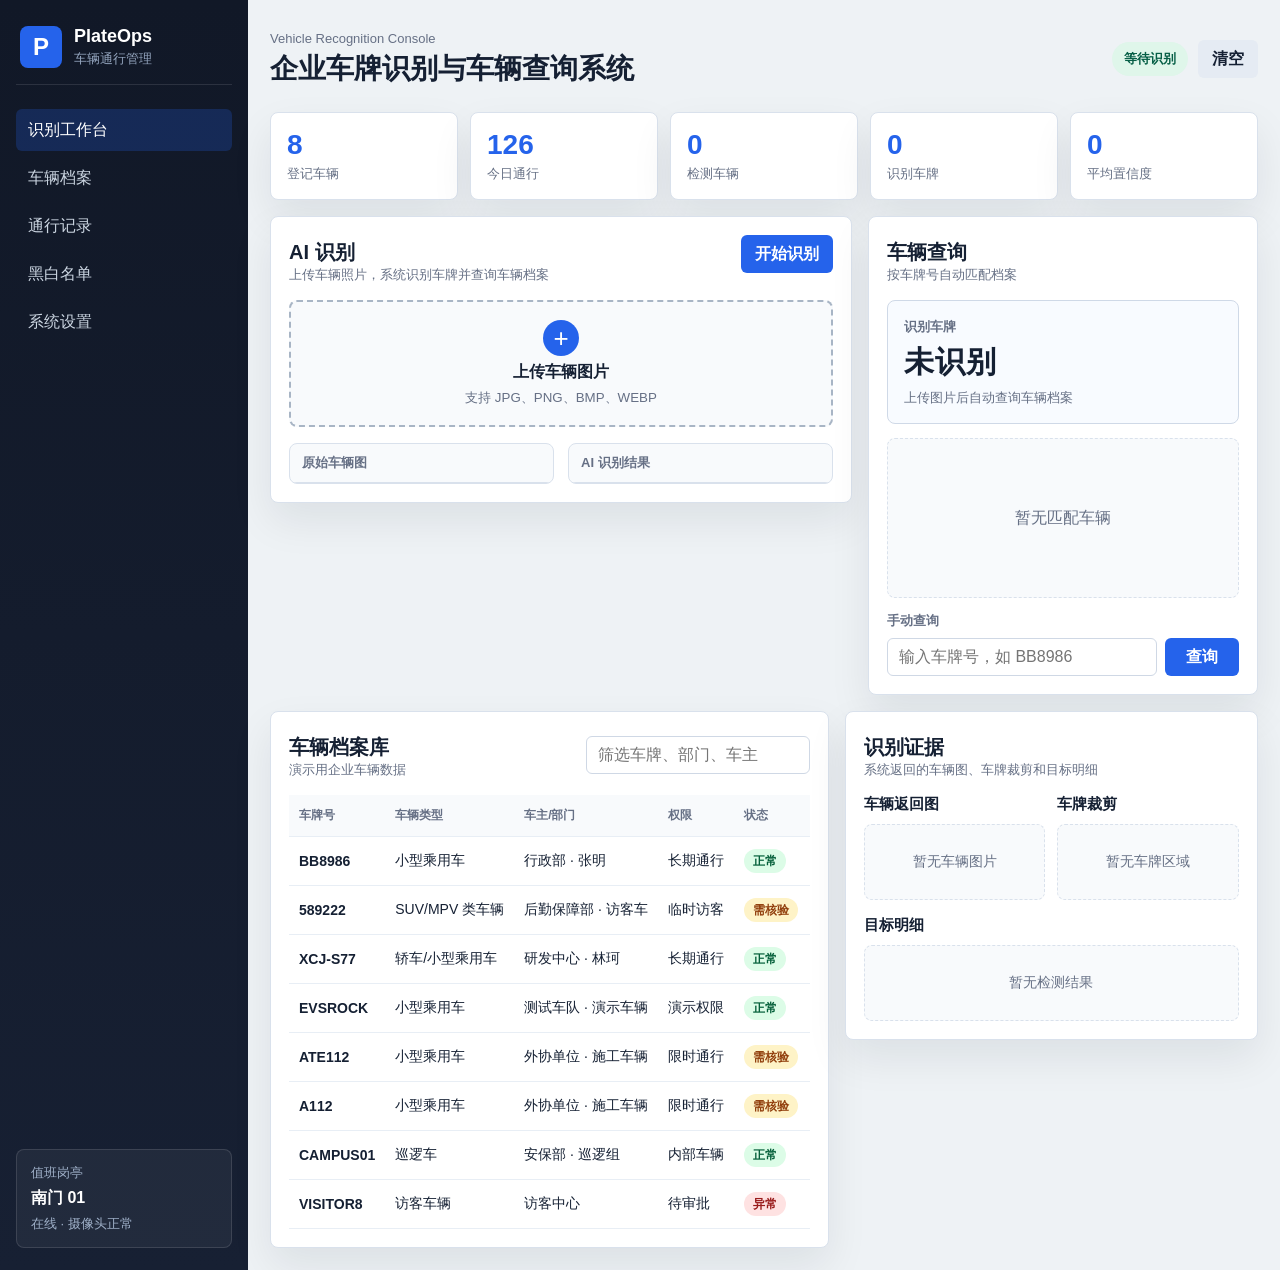
<file: templates/index.html>
﻿<!doctype html>
<html lang="zh-CN">
  <head>
    <meta charset="utf-8" />
    <meta name="viewport" content="width=device-width, initial-scale=1" />
    <title>企业车牌识别与车辆管理系统</title>
    <link rel="stylesheet" href="/static/style.css" />
  </head>
  <body>
    <div class="app-shell">
      <aside class="sidebar">
        <div class="logo-block">
          <span class="logo-mark">P</span>
          <div>
            <strong>PlateOps</strong>
            <small>车辆通行管理</small>
          </div>
        </div>
        <nav class="side-nav" aria-label="主导航">
          <button class="active" type="button">识别工作台</button>
          <button type="button">车辆档案</button>
          <button type="button">通行记录</button>
          <button type="button">黑白名单</button>
          <button type="button">系统设置</button>
        </nav>
        <div class="operator-box">
          <span>值班岗亭</span>
          <strong>南门 01</strong>
          <small>在线 · 摄像头正常</small>
        </div>
      </aside>

      <main class="main">
        <header class="topbar">
          <div>
            <p>Vehicle Recognition Console</p>
            <h1>企业车牌识别与车辆查询系统</h1>
          </div>
          <div class="top-actions">
            <span class="status-pill" id="mode">等待识别</span>
            <button class="ghost-btn" id="resetBtn" type="button">清空</button>
          </div>
        </header>

        <section class="summary-strip" aria-label="系统概览">
          <div>
            <span id="registeredCount">8</span>
            <p>登记车辆</p>
          </div>
          <div>
            <span id="todayPassCount">126</span>
            <p>今日通行</p>
          </div>
          <div>
            <span id="vehicleCount">0</span>
            <p>检测车辆</p>
          </div>
          <div>
            <span id="plateCount">0</span>
            <p>识别车牌</p>
          </div>
          <div>
            <span id="avgConfidence">0</span>
            <p>平均置信度</p>
          </div>
        </section>

        <section class="workspace-grid">
          <section class="recognition-panel">
            <div class="section-head">
              <div>
                <h2>AI 识别</h2>
                <p>上传车辆照片，系统识别车牌并查询车辆档案</p>
              </div>
              <button id="detectBtn" class="primary-btn" type="button">开始识别</button>
            </div>

            <label class="dropzone" id="dropzone" for="imageInput">
              <input id="imageInput" type="file" accept="image/*" />
              <span class="upload-icon">+</span>
              <strong>上传车辆图片</strong>
              <small>支持 JPG、PNG、BMP、WEBP</small>
            </label>

            <div class="image-grid">
              <figure>
                <figcaption>原始车辆图</figcaption>
                <img id="originalPreview" alt="原始车辆图" />
              </figure>
              <figure>
                <figcaption>AI 识别结果</figcaption>
                <img id="resultPreview" alt="AI 识别结果" />
              </figure>
            </div>
          </section>

          <aside class="lookup-panel">
            <div class="section-head compact">
              <div>
                <h2>车辆查询</h2>
                <p>按车牌号自动匹配档案</p>
              </div>
            </div>

            <div class="plate-readout">
              <span>识别车牌</span>
              <strong id="plateNumber">未识别</strong>
              <p id="matchHint">上传图片后自动查询车辆档案</p>
            </div>

            <div class="vehicle-profile" id="vehicleProfile">
              <div class="profile-empty">暂无匹配车辆</div>
            </div>

            <div class="manual-search">
              <label for="manualPlate">手动查询</label>
              <div>
                <input id="manualPlate" type="text" placeholder="输入车牌号，如 BB8986" />
                <button id="manualSearchBtn" type="button">查询</button>
              </div>
            </div>
          </aside>
        </section>

        <section class="lower-grid">
          <section class="registry-panel">
            <div class="section-head compact">
              <div>
                <h2>车辆档案库</h2>
                <p>演示用企业车辆数据</p>
              </div>
              <input id="tableSearch" type="search" placeholder="筛选车牌、部门、车主" />
            </div>
            <div class="table-wrap">
              <table>
                <thead>
                  <tr>
                    <th>车牌号</th>
                    <th>车辆类型</th>
                    <th>车主/部门</th>
                    <th>权限</th>
                    <th>状态</th>
                    <th>最近通行</th>
                  </tr>
                </thead>
                <tbody id="fleetTable"></tbody>
              </table>
            </div>
          </section>

          <section class="evidence-panel">
            <div class="section-head compact">
              <div>
                <h2>识别证据</h2>
                <p>系统返回的车辆图、车牌裁剪和目标明细</p>
              </div>
            </div>
            <div class="evidence-columns">
              <div>
                <h3>车辆返回图</h3>
                <div id="vehicleGallery" class="gallery empty">暂无车辆图片</div>
              </div>
              <div>
                <h3>车牌裁剪</h3>
                <div id="plateGallery" class="gallery plate empty">暂无车牌区域</div>
              </div>
            </div>
            <div class="list-section">
              <h3>目标明细</h3>
              <div id="detectionList" class="detection-list empty">暂无检测结果</div>
            </div>
          </section>
        </section>
      </main>
    </div>
    <script src="/static/app.js"></script>
  </body>
</html>
</file>
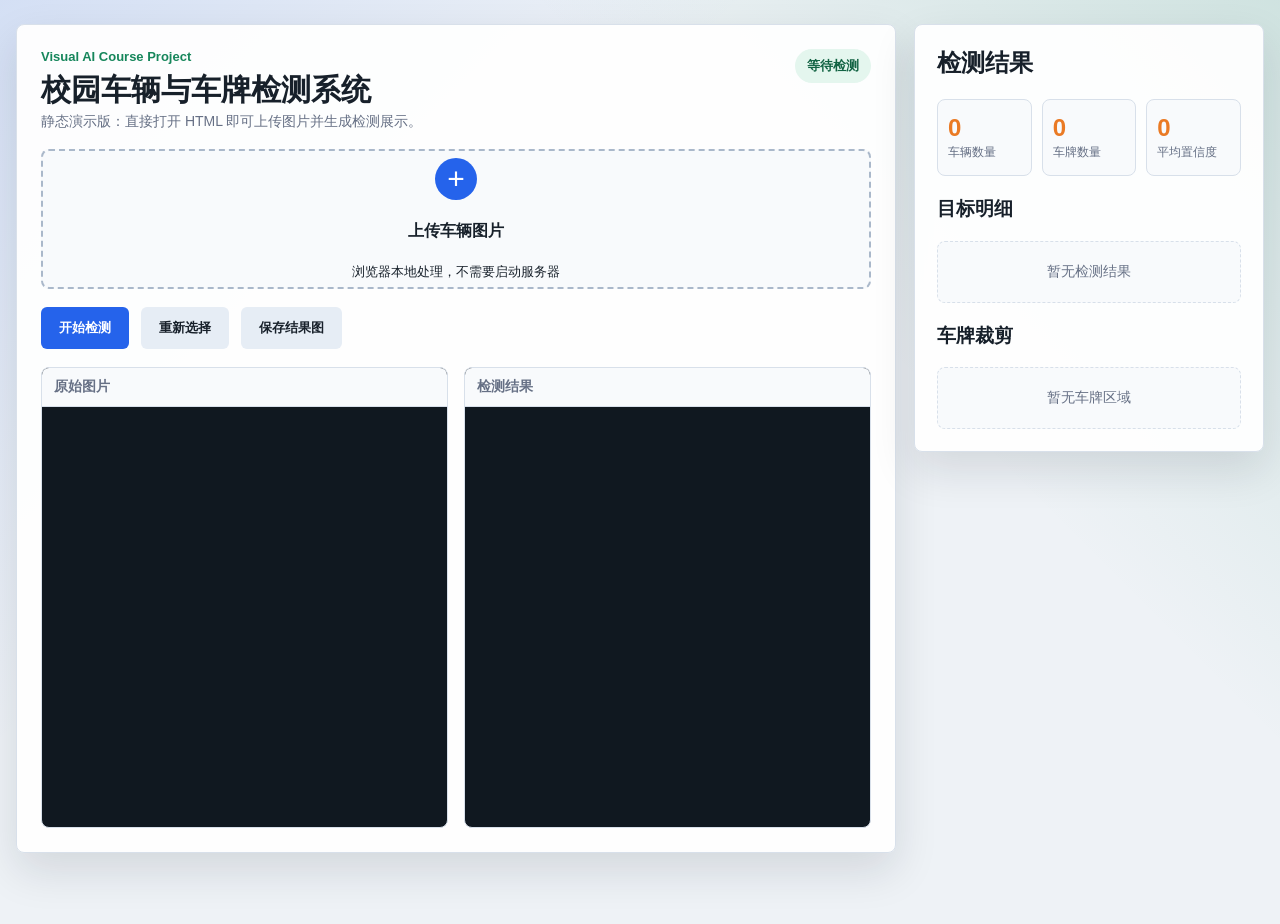
<file: static-demo.html>
<!doctype html>
<html lang="zh-CN">
  <head>
    <meta charset="utf-8" />
    <meta name="viewport" content="width=device-width, initial-scale=1" />
    <title>校园车辆与车牌检测系统 - 静态演示版</title>
    <style>
      :root {
        --bg: #eef2f6;
        --panel: #ffffff;
        --ink: #17202a;
        --muted: #667085;
        --line: #d8e0ea;
        --blue: #2563eb;
        --green: #16865b;
        --orange: #ea7a24;
      }

      * {
        box-sizing: border-box;
      }

      body {
        margin: 0;
        min-height: 100vh;
        font-family: "Microsoft YaHei", "Segoe UI", Arial, sans-serif;
        color: var(--ink);
        background:
          linear-gradient(135deg, rgba(37, 99, 235, 0.13), transparent 34%),
          linear-gradient(225deg, rgba(22, 134, 91, 0.14), transparent 34%),
          var(--bg);
      }

      .app {
        width: min(1260px, calc(100vw - 32px));
        margin: 24px auto;
        display: grid;
        grid-template-columns: minmax(0, 1fr) 350px;
        gap: 18px;
      }

      .panel {
        background: rgba(255, 255, 255, 0.94);
        border: 1px solid var(--line);
        border-radius: 8px;
        box-shadow: 0 18px 44px rgba(18, 28, 45, 0.12);
      }

      .main {
        padding: 24px;
      }

      .top {
        display: flex;
        align-items: flex-start;
        justify-content: space-between;
        gap: 16px;
        margin-bottom: 18px;
      }

      .eyebrow {
        margin: 0 0 8px;
        color: var(--green);
        font-size: 13px;
        font-weight: 800;
      }

      h1,
      h2,
      h3,
      p {
        margin-top: 0;
      }

      h1 {
        margin-bottom: 6px;
        font-size: 30px;
        line-height: 1.18;
      }

      .sub {
        margin: 0;
        color: var(--muted);
        font-size: 14px;
      }

      .badge {
        flex: 0 0 auto;
        max-width: 180px;
        padding: 8px 12px;
        border-radius: 999px;
        background: #e4f6ee;
        color: #126343;
        font-size: 13px;
        font-weight: 800;
        text-align: center;
      }

      .drop {
        min-height: 140px;
        display: grid;
        place-items: center;
        gap: 8px;
        border: 2px dashed #aab8ca;
        border-radius: 8px;
        background: #f8fafc;
        text-align: center;
        cursor: pointer;
      }

      .drop:hover,
      .drop.dragging {
        border-color: var(--blue);
        background: #edf5ff;
      }

      .drop input {
        display: none;
      }

      .plus {
        width: 42px;
        height: 42px;
        display: grid;
        place-items: center;
        border-radius: 50%;
        background: var(--blue);
        color: white;
        font-size: 30px;
        line-height: 1;
      }

      .actions {
        display: flex;
        gap: 12px;
        margin: 18px 0;
      }

      button {
        height: 42px;
        padding: 0 18px;
        border: 0;
        border-radius: 6px;
        color: white;
        background: var(--blue);
        font-weight: 800;
        cursor: pointer;
      }

      button.secondary {
        color: var(--ink);
        background: #e6edf5;
      }

      .viewer {
        display: grid;
        grid-template-columns: repeat(2, minmax(0, 1fr));
        gap: 16px;
      }

      figure {
        margin: 0;
        border: 1px solid var(--line);
        border-radius: 8px;
        overflow: hidden;
        background: #101820;
      }

      figcaption {
        padding: 10px 12px;
        background: #f8fafc;
        border-bottom: 1px solid var(--line);
        color: var(--muted);
        font-size: 14px;
        font-weight: 800;
      }

      canvas,
      img {
        width: 100%;
        height: 420px;
        display: block;
        object-fit: contain;
      }

      img:not([src]) {
        display: none;
      }

      .side {
        padding: 22px;
        align-self: start;
      }

      .metrics {
        display: grid;
        grid-template-columns: repeat(3, 1fr);
        gap: 10px;
        margin-bottom: 20px;
      }

      .metric {
        padding: 14px 10px;
        border: 1px solid var(--line);
        border-radius: 8px;
        background: #f8fafc;
      }

      .metric strong {
        display: block;
        color: var(--orange);
        font-size: 24px;
      }

      .metric span {
        color: var(--muted);
        font-size: 12px;
      }

      .list,
      .plates {
        display: grid;
        gap: 10px;
      }

      .item {
        padding: 12px;
        border: 1px solid var(--line);
        border-radius: 8px;
        background: #fbfcfe;
      }

      .item strong,
      .item span,
      .item small {
        display: block;
      }

      .item span {
        margin-top: 5px;
        color: var(--green);
        font-weight: 800;
      }

      .item small {
        margin-top: 4px;
        color: var(--muted);
      }

      .empty {
        min-height: 62px;
        display: grid;
        place-items: center;
        border: 1px dashed var(--line);
        border-radius: 8px;
        color: var(--muted);
        background: #f8fafc;
        font-size: 14px;
      }

      .plates:not(.empty) {
        grid-template-columns: repeat(2, minmax(0, 1fr));
      }

      .plates canvas {
        height: auto;
        aspect-ratio: 3 / 1;
        border: 1px solid var(--line);
        border-radius: 6px;
        background: #111827;
      }

      @media (max-width: 960px) {
        .app,
        .viewer {
          grid-template-columns: 1fr;
        }
      }
    </style>
  </head>
  <body>
    <main class="app">
      <section class="panel main">
        <div class="top">
          <div>
            <p class="eyebrow">Visual AI Course Project</p>
            <h1>校园车辆与车牌检测系统</h1>
            <p class="sub">静态演示版：直接打开 HTML 即可上传图片并生成检测展示。</p>
          </div>
          <span class="badge" id="mode">等待检测</span>
        </div>

        <label class="drop" id="drop">
          <input id="file" type="file" accept="image/*" />
          <span class="plus">+</span>
          <strong>上传车辆图片</strong>
          <small>浏览器本地处理，不需要启动服务器</small>
        </label>

        <div class="actions">
          <button id="detect">开始检测</button>
          <button id="reset" class="secondary">重新选择</button>
          <button id="download" class="secondary">保存结果图</button>
        </div>

        <div class="viewer">
          <figure>
            <figcaption>原始图片</figcaption>
            <img id="preview" alt="原始图片预览" />
          </figure>
          <figure>
            <figcaption>检测结果</figcaption>
            <canvas id="canvas"></canvas>
          </figure>
        </div>
      </section>

      <aside class="panel side">
        <h2>检测结果</h2>
        <div class="metrics">
          <div class="metric"><strong id="vehicles">0</strong><span>车辆数量</span></div>
          <div class="metric"><strong id="plates">0</strong><span>车牌数量</span></div>
          <div class="metric"><strong id="conf">0</strong><span>平均置信度</span></div>
        </div>

        <h3>目标明细</h3>
        <div class="list empty" id="list">暂无检测结果</div>

        <h3 style="margin-top: 20px">车牌裁剪</h3>
        <div class="plates empty" id="plateGallery">暂无车牌区域</div>
      </aside>
    </main>

    <script>
      const fileInput = document.querySelector("#file");
      const preview = document.querySelector("#preview");
      const canvas = document.querySelector("#canvas");
      const ctx = canvas.getContext("2d");
      const mode = document.querySelector("#mode");
      const list = document.querySelector("#list");
      const gallery = document.querySelector("#plateGallery");
      const vehiclesEl = document.querySelector("#vehicles");
      const platesEl = document.querySelector("#plates");
      const confEl = document.querySelector("#conf");
      const drop = document.querySelector("#drop");

      let img = new Image();
      let ready = false;

      fileInput.addEventListener("change", () => loadFile(fileInput.files[0]));
      drop.addEventListener("dragover", (event) => {
        event.preventDefault();
        drop.classList.add("dragging");
      });
      drop.addEventListener("dragleave", () => drop.classList.remove("dragging"));
      drop.addEventListener("drop", (event) => {
        event.preventDefault();
        drop.classList.remove("dragging");
        loadFile(event.dataTransfer.files[0]);
      });

      document.querySelector("#detect").addEventListener("click", runDetect);
      document.querySelector("#reset").addEventListener("click", reset);
      document.querySelector("#download").addEventListener("click", () => {
        if (!ready) return;
        const link = document.createElement("a");
        link.download = "campus-vehicle-detection-result.png";
        link.href = canvas.toDataURL("image/png");
        link.click();
      });

      function loadFile(file) {
        if (!file) return;
        const url = URL.createObjectURL(file);
        preview.src = url;
        img = new Image();
        img.onload = () => {
          ready = true;
          canvas.width = img.naturalWidth;
          canvas.height = img.naturalHeight;
          ctx.drawImage(img, 0, 0);
          mode.textContent = "图片已选择";
          clearStats();
        };
        img.src = url;
      }

      function runDetect() {
        if (!ready) {
          mode.textContent = "请先上传图片";
          return;
        }

        canvas.width = img.naturalWidth;
        canvas.height = img.naturalHeight;
        ctx.drawImage(img, 0, 0);

        const w = canvas.width;
        const h = canvas.height;
        const vehicleBox = [Math.round(w * 0.12), Math.round(h * 0.24), Math.round(w * 0.88), Math.round(h * 0.82)];
        const plateBox = [
          Math.round(w * 0.39),
          Math.round(h * 0.61),
          Math.round(w * 0.61),
          Math.round(h * 0.69),
        ];
        const detections = [
          { label: "车辆", confidence: 0.86, box: vehicleBox, color: "#16865b" },
          { label: "车牌", confidence: 0.82, box: plateBox, color: "#ea7a24" },
        ];

        detections.forEach(drawBox);
        renderStats(detections);
        cropPlate(plateBox);
        mode.textContent = "静态演示检测";
      }

      function drawBox(item) {
        const [x1, y1, x2, y2] = item.box;
        ctx.lineWidth = Math.max(3, Math.round(canvas.width / 260));
        ctx.strokeStyle = item.color;
        ctx.strokeRect(x1, y1, x2 - x1, y2 - y1);
        const text = `${item.label} ${item.confidence.toFixed(2)}`;
        ctx.font = `${Math.max(18, Math.round(canvas.width / 42))}px Microsoft YaHei, Arial`;
        const width = ctx.measureText(text).width + 18;
        const height = Math.max(30, Math.round(canvas.width / 30));
        ctx.fillStyle = item.color;
        ctx.fillRect(x1, Math.max(0, y1 - height), width, height);
        ctx.fillStyle = "#fff";
        ctx.fillText(text, x1 + 9, Math.max(22, y1 - 9));
      }

      function renderStats(items) {
        const vehicleCount = items.filter((item) => item.label === "车辆").length;
        const plateCount = items.filter((item) => item.label === "车牌").length;
        const avg = items.reduce((sum, item) => sum + item.confidence, 0) / items.length;
        vehiclesEl.textContent = vehicleCount;
        platesEl.textContent = plateCount;
        confEl.textContent = avg.toFixed(2);
        list.className = "list";
        list.innerHTML = items
          .map(
            (item, index) =>
              `<div class="item"><strong>${index + 1}. ${item.label}</strong><span>置信度 ${(item.confidence * 100).toFixed(1)}%</span><small>坐标 [${item.box.join(", ")}]</small></div>`,
          )
          .join("");
      }

      function cropPlate(box) {
        const [x1, y1, x2, y2] = box;
        const crop = document.createElement("canvas");
        crop.width = x2 - x1;
        crop.height = y2 - y1;
        crop.getContext("2d").drawImage(img, x1, y1, crop.width, crop.height, 0, 0, crop.width, crop.height);
        gallery.className = "plates";
        gallery.innerHTML = "";
        gallery.appendChild(crop);
      }

      function clearStats() {
        vehiclesEl.textContent = "0";
        platesEl.textContent = "0";
        confEl.textContent = "0";
        list.className = "list empty";
        list.textContent = "暂无检测结果";
        gallery.className = "plates empty";
        gallery.textContent = "暂无车牌区域";
      }

      function reset() {
        fileInput.value = "";
        preview.removeAttribute("src");
        ready = false;
        ctx.clearRect(0, 0, canvas.width, canvas.height);
        mode.textContent = "等待检测";
        clearStats();
      }
    </script>
  </body>
</html>
</file>
<file: static/style.css>
﻿:root {
  color-scheme: light;
  --bg: #eef2f5;
  --sidebar: #111827;
  --sidebar-2: #172033;
  --panel: #ffffff;
  --ink: #152033;
  --muted: #667085;
  --line: #d9e1ec;
  --blue: #2563eb;
  --blue-2: #1d4ed8;
  --green: #16845b;
  --orange: #d97706;
  --red: #dc2626;
  --shadow: 0 18px 42px rgba(15, 23, 42, 0.08);
}

* { box-sizing: border-box; }

body {
  margin: 0;
  min-height: 100vh;
  font-family: "Microsoft YaHei", "Segoe UI", Arial, sans-serif;
  color: var(--ink);
  background: var(--bg);
}

button, input { font: inherit; }
button { cursor: pointer; }

.app-shell {
  min-height: 100vh;
  display: grid;
  grid-template-columns: 248px minmax(0, 1fr);
}

.sidebar {
  color: #dbeafe;
  background: linear-gradient(180deg, var(--sidebar), var(--sidebar-2));
  padding: 22px 16px;
  display: flex;
  flex-direction: column;
  gap: 24px;
}

.logo-block {
  display: flex;
  align-items: center;
  gap: 12px;
  padding: 4px 4px 16px;
  border-bottom: 1px solid rgba(255, 255, 255, 0.11);
}

.logo-mark {
  width: 42px;
  height: 42px;
  display: grid;
  place-items: center;
  border-radius: 8px;
  color: white;
  background: var(--blue);
  font-size: 24px;
  font-weight: 900;
}

.logo-block strong, .logo-block small { display: block; }
.logo-block strong { color: white; font-size: 18px; }
.logo-block small { margin-top: 3px; color: #93a4bd; }

.side-nav { display: grid; gap: 6px; }
.side-nav button {
  width: 100%;
  height: 42px;
  border: 0;
  border-radius: 6px;
  color: #cbd5e1;
  background: transparent;
  text-align: left;
  padding: 0 12px;
}
.side-nav button.active, .side-nav button:hover { color: white; background: rgba(37, 99, 235, 0.24); }

.operator-box {
  margin-top: auto;
  border: 1px solid rgba(255, 255, 255, 0.12);
  border-radius: 8px;
  padding: 14px;
  background: rgba(255, 255, 255, 0.05);
}
.operator-box span, .operator-box strong, .operator-box small { display: block; }
.operator-box span, .operator-box small { color: #9fb0c8; font-size: 13px; }
.operator-box strong { margin: 6px 0; color: white; }

.main {
  min-width: 0;
  padding: 22px;
  display: grid;
  gap: 16px;
}

.topbar {
  min-height: 74px;
  display: flex;
  align-items: center;
  justify-content: space-between;
  gap: 16px;
}
.topbar p, .section-head p { margin: 0; color: var(--muted); font-size: 13px; }
.topbar h1, .section-head h2 { margin: 4px 0 0; }
.topbar h1 { font-size: 28px; }
.section-head h2 { font-size: 20px; }

.top-actions { display: flex; align-items: center; gap: 10px; }
.status-pill {
  padding: 8px 12px;
  border-radius: 999px;
  color: #065f46;
  background: #dff6ea;
  font-size: 13px;
  font-weight: 800;
}

.ghost-btn, .primary-btn, .manual-search button {
  height: 38px;
  border: 0;
  border-radius: 6px;
  padding: 0 14px;
  font-weight: 800;
}
.ghost-btn { color: var(--ink); background: #e5ebf3; }
.primary-btn, .manual-search button { color: white; background: var(--blue); }
.primary-btn:hover, .manual-search button:hover { background: var(--blue-2); }
.primary-btn:disabled { opacity: 0.65; cursor: wait; }

.summary-strip {
  display: grid;
  grid-template-columns: repeat(5, minmax(0, 1fr));
  gap: 12px;
}
.summary-strip div, .recognition-panel, .lookup-panel, .registry-panel, .evidence-panel {
  border: 1px solid var(--line);
  border-radius: 8px;
  background: var(--panel);
  box-shadow: var(--shadow);
}
.summary-strip div { padding: 16px; }
.summary-strip span { display: block; color: var(--blue); font-size: 28px; font-weight: 900; }
.summary-strip p { margin: 4px 0 0; color: var(--muted); font-size: 13px; }

.workspace-grid {
  display: grid;
  grid-template-columns: minmax(0, 1fr) 390px;
  gap: 16px;
  align-items: start;
}

.recognition-panel, .lookup-panel, .registry-panel, .evidence-panel { padding: 18px; }
.section-head {
  display: flex;
  align-items: flex-start;
  justify-content: space-between;
  gap: 12px;
  margin-bottom: 16px;
}
.section-head.compact { align-items: center; }

.dropzone {
  min-height: 118px;
  border: 2px dashed #a8b5c5;
  border-radius: 8px;
  display: grid;
  place-items: center;
  gap: 6px;
  padding: 18px;
  text-align: center;
  cursor: pointer;
  background: #f8fafc;
  transition: border-color 0.2s ease, background 0.2s ease;
}
.dropzone.dragging, .dropzone:hover { border-color: var(--blue); background: #edf5ff; }
.dropzone input { display: none; }
.dropzone small { color: var(--muted); }
.upload-icon {
  width: 36px;
  height: 36px;
  display: grid;
  place-items: center;
  border-radius: 50%;
  color: white;
  background: var(--blue);
  font-size: 26px;
}

.image-grid {
  display: grid;
  grid-template-columns: repeat(2, minmax(0, 1fr));
  gap: 14px;
  margin-top: 16px;
}
figure {
  margin: 0;
  border: 1px solid var(--line);
  border-radius: 8px;
  overflow: hidden;
  background: #f8fafc;
}
figcaption {
  padding: 10px 12px;
  border-bottom: 1px solid var(--line);
  color: var(--muted);
  font-size: 13px;
  font-weight: 800;
}
figure img {
  display: none;
  width: 100%;
  height: 360px;
  object-fit: contain;
  background: #0f172a;
}
figure img.visible { display: block; }

.plate-readout {
  border: 1px solid #cfd9e7;
  border-radius: 8px;
  padding: 16px;
  background: #f8fbff;
}
.plate-readout span, .plate-readout p { color: var(--muted); }
.plate-readout span { font-size: 13px; font-weight: 800; }
.plate-readout strong { display: block; margin-top: 6px; font-size: 30px; letter-spacing: 1px; }
.plate-readout p { margin: 6px 0 0; font-size: 13px; }

.vehicle-profile { margin-top: 14px; }
.profile-empty {
  min-height: 160px;
  display: grid;
  place-items: center;
  border: 1px dashed var(--line);
  border-radius: 8px;
  color: var(--muted);
  background: #f8fafc;
}
.profile-image img, .profile-image-placeholder {
  width: 100%;
  aspect-ratio: 16 / 9;
  border-radius: 8px;
  border: 1px solid var(--line);
  background: #111827;
  object-fit: contain;
}
.profile-image-placeholder { display: grid; place-items: center; color: #94a3b8; }
.profile-title {
  display: flex;
  align-items: center;
  justify-content: space-between;
  gap: 12px;
  margin: 12px 0;
}
.profile-title span { display: block; color: var(--muted); font-size: 13px; }
.profile-title strong { display: block; margin-top: 2px; font-size: 26px; }
.badge {
  display: inline-flex;
  align-items: center;
  height: 24px;
  border-radius: 999px;
  padding: 0 9px;
  font-size: 12px;
  font-style: normal;
  font-weight: 900;
}
.badge.ok { color: #05603a; background: #dcfce7; }
.badge.warn { color: #92400e; background: #fef3c7; }
.badge.danger { color: #991b1b; background: #fee2e2; }

.profile-list { display: grid; gap: 8px; margin: 0; }
.profile-list div {
  display: grid;
  grid-template-columns: 88px minmax(0, 1fr);
  gap: 10px;
  padding: 9px 0;
  border-bottom: 1px solid #edf1f6;
}
.profile-list dt { color: var(--muted); font-size: 13px; }
.profile-list dd { margin: 0; font-weight: 700; }

.manual-search { margin-top: 14px; }
.manual-search label { display: block; margin-bottom: 8px; color: var(--muted); font-size: 13px; font-weight: 800; }
.manual-search div { display: grid; grid-template-columns: minmax(0, 1fr) 74px; gap: 8px; }
input[type="text"], input[type="search"] {
  height: 38px;
  border: 1px solid #cfd8e5;
  border-radius: 6px;
  padding: 0 11px;
  color: var(--ink);
  background: white;
}

.lower-grid {
  display: grid;
  grid-template-columns: minmax(0, 1.15fr) minmax(360px, 0.85fr);
  gap: 16px;
  align-items: start;
}
.table-wrap { overflow-x: auto; }
table { width: 100%; border-collapse: collapse; font-size: 14px; }
th, td { padding: 12px 10px; border-bottom: 1px solid #e8eef5; text-align: left; white-space: nowrap; }
th { color: var(--muted); font-size: 12px; background: #f8fafc; }
tbody tr { cursor: pointer; }
tbody tr:hover { background: #f8fbff; }

.evidence-columns { display: grid; grid-template-columns: repeat(2, minmax(0, 1fr)); gap: 12px; }
.evidence-columns h3, .list-section h3 { margin: 0 0 10px; font-size: 15px; }
.gallery, .detection-list {
  display: grid;
  gap: 10px;
}
.gallery.empty, .detection-list.empty {
  min-height: 76px;
  place-items: center;
  border: 1px dashed var(--line);
  border-radius: 8px;
  color: var(--muted);
  background: #f8fafc;
  font-size: 14px;
}
.gallery:not(.empty) { grid-template-columns: repeat(2, minmax(0, 1fr)); }
.gallery img {
  width: 100%;
  aspect-ratio: 4 / 3;
  border: 1px solid var(--line);
  border-radius: 6px;
  background: #111827;
  object-fit: contain;
}
.gallery.plate img { aspect-ratio: 3 / 1; }

.list-section { margin-top: 16px; }
.detection-list article {
  border: 1px solid var(--line);
  border-radius: 8px;
  padding: 11px;
  background: #fbfcfe;
}
.detection-list strong, .detection-list b, .detection-list span, .detection-list small { display: block; }
.detection-list b { margin-top: 5px; color: var(--orange); }
.detection-list span { margin-top: 5px; color: var(--green); font-weight: 800; }
.detection-list small { margin-top: 3px; color: var(--muted); }

@media (max-width: 1180px) {
  .app-shell { grid-template-columns: 1fr; }
  .sidebar { display: none; }
  .workspace-grid, .lower-grid { grid-template-columns: 1fr; }
}

@media (max-width: 760px) {
  .main { padding: 12px; }
  .topbar, .section-head, .top-actions { align-items: stretch; display: grid; }
  .summary-strip { grid-template-columns: repeat(2, minmax(0, 1fr)); }
  .image-grid, .evidence-columns { grid-template-columns: 1fr; }
  figure img { height: 280px; }
}
</file>
